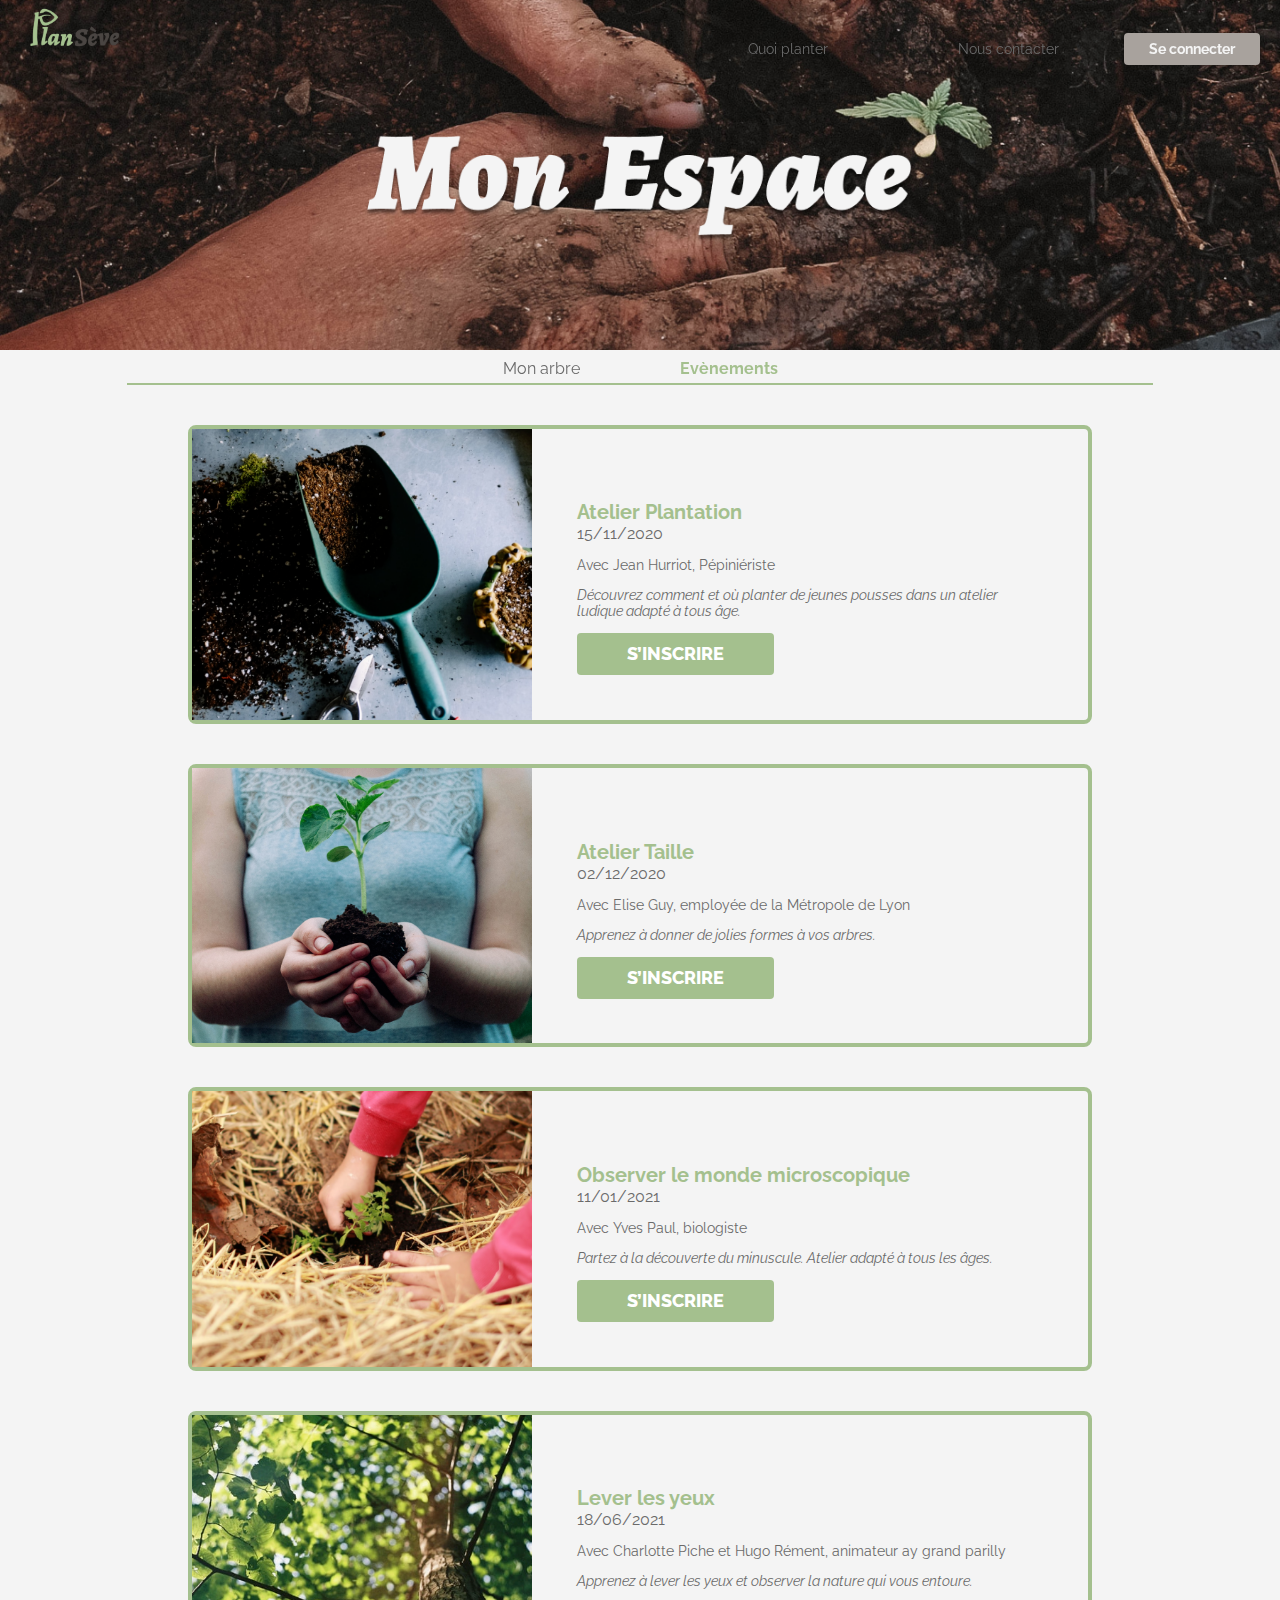
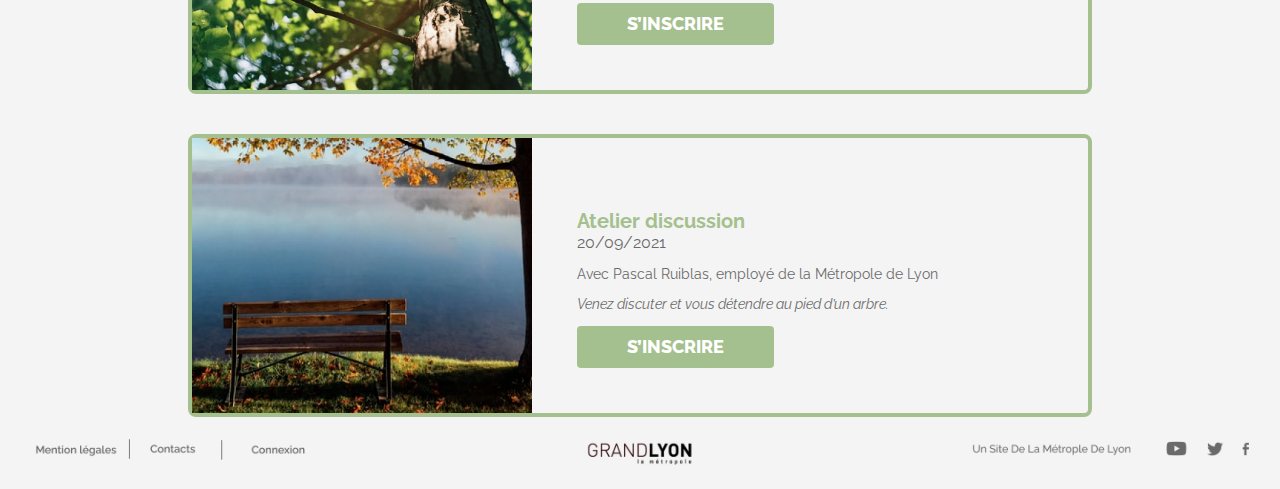
<file: evenements.html>
<!DOCTYPE html>
<html>
<head>
    <meta name="viewport" content="width=device-width, initial-scale=1">
    <title>ArboriCoop > Evènements</title>
    <script type="text/javascript" src="js/include.js"></script>
    <link href="https://fonts.googleapis.com/css2?family=Alegreya:ital,wght@0,400;0,500;0,900;1,400&family=Raleway:ital,wght@0,100;0,200;0,300;0,400;0,500;0,600;0,700;0,800;0,900;1,100;1,200;1,300;1,400;1,500;1,600;1,700;1,800;1,900&display=swap" rel="stylesheet">
    <link href="https://fonts.googleapis.com/css2?family=Alegreya:ital,wght@0,400;0,500;0,700;0,800;0,900;1,400;1,500;1,700;1,800;1,900&display=swap" rel="stylesheet">
    <link href="css/arboricoop.css" rel="stylesheet">
</head>
<body>
    <style media="screen">
    .sep{
        margin: auto;
        width: 80% !important;
        border: 1px solid #A4C08E !important;
    }
    nav, .contentcentered{
        justify-content: center !important;
    }
    nav a{
        margin: 0 50px;
    }
    .wrap{
        margin: 0 auto;
        max-width:1000px;
    }
    </style>
    <nav style="margin: 0 20px;width: calc(100% - 40px);position:fixed; z-index:100000;display: block;">
        <a href="index.html">
                <div id="blocGaucheEnTete"></div>
        </a>
        <div id="blocDroitEnTete">
            <a href="monespace.html">
                <p id="connecter">Se connecter</p>
            </a>
            <p>
                <a href="#nousContacter">
                    Nous contacter
                </a>
            </p>
            <p>
                <a href="quoiplanter.html">
                    Quoi planter
                </a>
            </p>
        </div>
    </nav>
    <div class="content">
        <div data-include="htmlparts/monespace-header.html"></div>


        <div id="menu">
            <nav>
                <a href="monespace.html">Mon arbre</a>
                <a href="#" class="active">Evènements</a>
            </nav>
            <div class="sep"></div>
        </div>

        <!-- <div class="contentcentered">
            <p class="firstTxt">
                Votre Entreprise se mobilise dans la végétalisation vos espaces de travail pour améliorer votre qualité de vie. Participez à des événements
                pour en apprendre plus la biodiversité tout en étant acteur important de la révégétalisation.
            </p>
        </div>

        <div class="contentcentered">
            <div class="eventItem">
                <img src="img/image/illustration-pelle.png"/>
                <div class="eventText">
                    <h4>Cache Cache</h4>
                    05/01/2021
                    <p>Avec Jean Hurriot, Employé de la Métropole de Lyon</p>
                    <p><em>Découvrez comment et où planter de jeunes pousses dans un atelier ludique
                        adapté à tous âge.</em></p>
                    <div data-include="htmlparts/bouton-inscrire.html"></div>
                </div>
            </div>
        </div> -->

        <!-- <div class="contentcentered">
            <div class="eventItem">
                <img src="img/image/illustration-pelle.png"/>
                <div class="eventText">
                    <h4>Atelier Pierre à l’édifice</h4>
                    17/11/2020
                    <p>Avec Eric Dectu, Pépiniériste</p>
                    <p><em>Découvrez comment et où planter de jeunes pousses dans un atelier ludique
                        adapté à tous âge.</em></p>
                    <div data-include="htmlparts/bouton-inscrire.html"></div>
                </div>
            </div>
        </div> -->

        <div class="contentcentered">
            <div class="eventItem">
                <img src="img/image/illustration-pelle.png"/>
                <div class="eventText">
                    <h4>Atelier Plantation</h4>
                    15/11/2020
                    <p>Avec Jean Hurriot, Pépiniériste</p>
                    <p><em>Découvrez comment et où planter de jeunes pousses dans un atelier ludique
                        adapté à tous âge.</em></p>
                    <div data-include="htmlparts/bouton-inscrire.html"></div>
                </div>
            </div>
        </div>

        <div class="contentcentered">
            <div class="eventItem">
                <img src="img/image/illustration-plante.png"/>
                <div class="eventText">
                    <h4>Atelier Taille</h4>
                        02/12/2020
                    <p>Avec Elise Guy, employée de la Métropole de Lyon</p>
                    <p><em>Apprenez à donner de jolies formes à vos arbres.</em></p>
                    <div data-include="htmlparts/bouton-inscrire.html"></div>
                </div>
            </div>
        </div>

        <div class="contentcentered">
            <div class="eventItem">
                <img src="img/image/illustration-paille.png"/>
                <div class="eventText">
                    <h4>Observer le monde microscopique</h4>
                        11/01/2021
                    <p>Avec Yves Paul, biologiste</p>
                    <p><em>Partez à la découverte du minuscule. Atelier adapté à tous les âges.</em></p>
                    <div data-include="htmlparts/bouton-inscrire.html"></div>
                </div>
            </div>
        </div>

        <div class="contentcentered">
            <div class="eventItem">
                <img src="img/image/illustration-arbre.png"/>
                <div class="eventText">
                    <h4>Lever les yeux</h4>
                        18/06/2021
                    <p>Avec Charlotte Piche et Hugo Rément, animateur ay grand parilly</p>
                    <p><em>Apprenez à lever les yeux et observer la nature qui vous entoure.</em></p>
                    <div data-include="htmlparts/bouton-inscrire.html"></div>
                </div>
            </div>
        </div>

        <div class="contentcentered">
            <div class="eventItem">
                <img src="img/image/illustration-lac.png"/>
                <div class="eventText">
                    <h4>Atelier discussion</h4>
                        20/09/2021
                    <p>Avec Pascal Ruiblas, employé de la Métropole de Lyon</p>
                    <p><em>Venez discuter et vous détendre au pied d’un arbre.</em></p>
                    <div data-include="htmlparts/bouton-inscrire.html"></div>
                </div>
            </div>
        </div>

    </div>

    <footer id="piedDePage">
    </footer>
</body>
<script
    src="https://code.jquery.com/jquery-3.5.1.min.js"
    integrity="sha256-9/aliU8dGd2tb6OSsuzixeV4y/faTqgFtohetphbbj0="
    crossorigin="anonymous"></script>

<script>
    $( document ).ready(function() {

    });
</script>
</html>
</file>
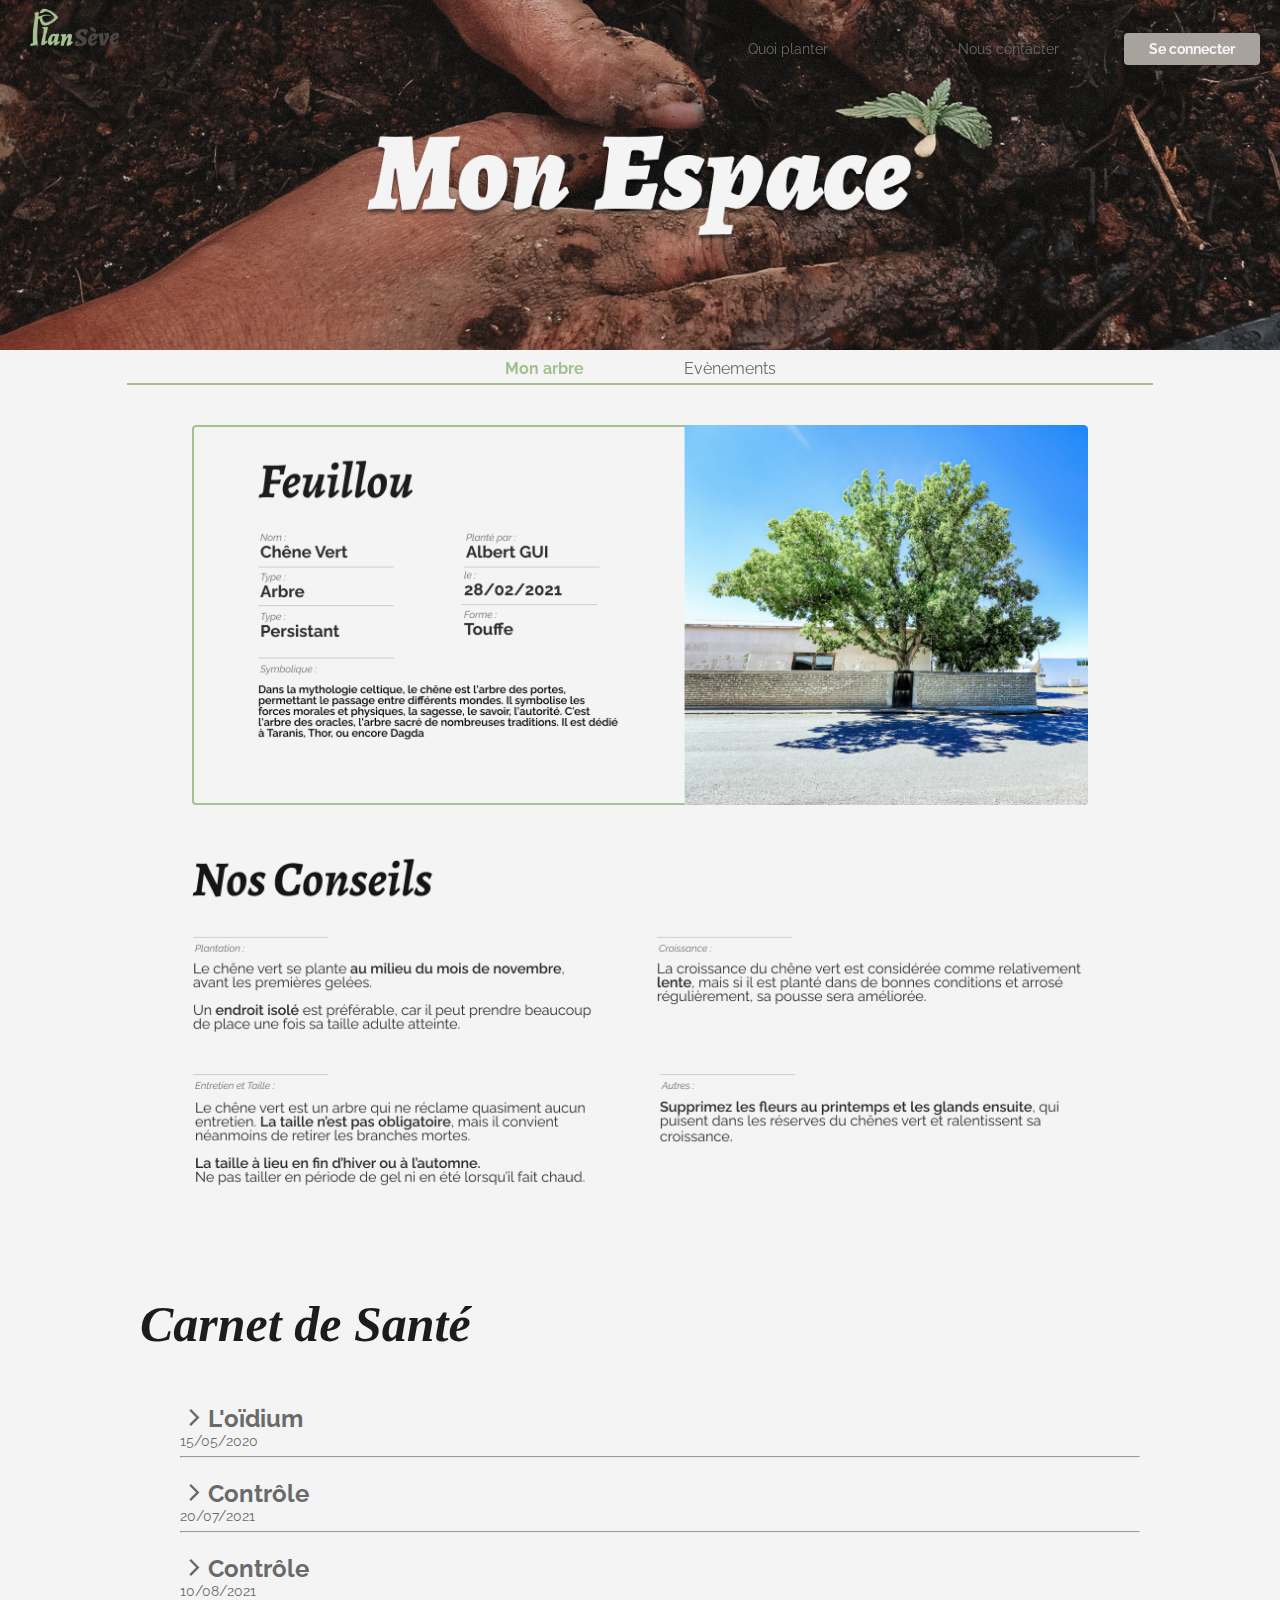
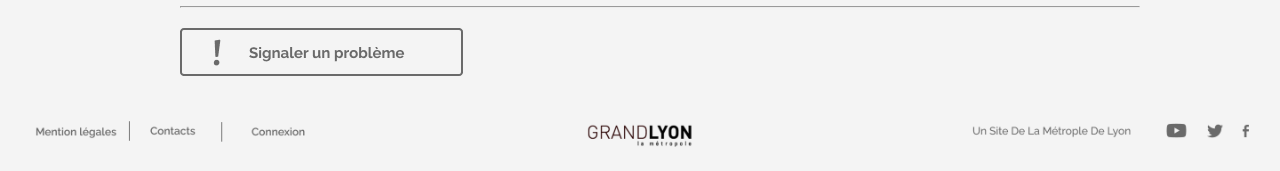
<file: monespace.html>
<!DOCTYPE html>
<html lang="fr">
<head>
    <meta charset="UTF-8">
    <meta name="viewport" content="width=device-width, initial-scale=1">
    <title>ArboriCoop > Mon Espace</title>
    <script type="text/javascript" src="js/include.js"></script>
    <link href="https://fonts.googleapis.com/css2?family=Alegreya:ital,wght@0,400;0,500;0,900;1,400&family=Raleway:ital,wght@0,100;0,200;0,300;0,400;0,500;0,600;0,700;0,800;0,900;1,100;1,200;1,300;1,400;1,500;1,600;1,700;1,800;1,900&display=swap" rel="stylesheet">
    <link href="https://fonts.googleapis.com/css2?family=Alegreya:ital,wght@0,400;0,500;0,700;0,800;0,900;1,400;1,500;1,700;1,800;1,900&display=swap" rel="stylesheet">
    <link href="css/arboricoop.css" rel="stylesheet">
</head>
<body>
    <style media="screen">
    .sep{
        margin: auto;
        width: 80% !important;
        border: 1px solid #A4C08E !important;
    }
    nav, .contentcentered{
        justify-content: center !important;
    }
    nav a{
        margin: 0 50px;
    }
    .wrap{
        margin: 0 auto;
        max-width:1000px;
    }
    </style>
    <nav style="margin: 0 20px;width: calc(100% - 40px);position:fixed; z-index:100000;display: block;">
        <a href="index.html">
                <div id="blocGaucheEnTete"></div>
        </a>
        <div id="blocDroitEnTete">
            <a href="monespace.html">
                <p id="connecter">Se connecter</p>
            </a>
            <p>
                <a href="#nousContacter">
                    Nous contacter
                </a>
            </p>
            <p>
                <a href="quoiplanter.html">
                    Quoi planter
                </a>
            </p>
        </div>
    </nav>
    <div class="content">

        <div data-include="htmlparts/monespace-header.html"></div>

        <div id="menu">
            <nav>
                <a href="#" class="active">Mon arbre</a>
                <a href="evenements.html">Evènements</a>
            </nav>
            <div class="sep"></div>
        </div>

        <div class="contentcentered">
            <img src="img/content/feuillou.png" width="70%"/>
        </div>

        <div class="contentcentered">
            <img src="img/content/conseils.png" width="70%"/>
        </div>
        <div class="wrap">
            <h3>Carnet de Santé</h3>
            <div class="accordion">
                <ul>
                    <li>
                        <div data-include="htmlparts/chevron.html"></div>
                        <b>L'oïdium</b><br/>
                        15/05/2020
                        <div id="detail1" class="detail contentcentered">
                            <img src="img/content/detail1.png" width="70%"/>
                        </div>
                        <hr/>
                    </li>
                    <li>
                        <div data-include="htmlparts/chevron.html"></div>
                        <b>Contrôle</b><br/>
                        20/07/2021
                        <div id="detail2" class="detail contentcentered"></div>
                        <hr/>
                    </li>
                    <li>
                        <div data-include="htmlparts/chevron.html"></div>
                        <b>Contrôle</b><br/>
                        10/08/2021
                        <div id="detail3" class="detail contentcentered"></div>
                        <hr/>
                    </li>
                    <li>
                        <img src="img/image/button-pb.png"/>
                        <div id="detail4" class="detail contentcentered">
                            <img src="img/content/signaler-form.png" width="100%"/>
                        </div>

                    </li>
                </ul>
            </div>
        </div>
    </div>

    <footer id="piedDePage">
    </footer>
</body>
<script
src="https://code.jquery.com/jquery-3.5.1.min.js"
integrity="sha256-9/aliU8dGd2tb6OSsuzixeV4y/faTqgFtohetphbbj0="
crossorigin="anonymous"></script>

<script>
$( document ).ready(function() {
    $('.detail').hide();
    $('.accordion li').on('click', function() {
        var id = $(this).find('div.detail').attr("id");
        // Fermer
        if ($('#'+id).hasClass("active")) {
            $('#'+id).removeClass("active").hide(300);
        } else {
            // ouvrir
            $('#'+id).addClass("active").show(300);
        }
        // Fermer tous les autres
        $('.detail').each(function(){
            if ($(this).attr("id") != id) {
                $(this).removeClass("active").hide(300);
            }
        });
    });
});
</script>
</html>
</file>
<file: css/arboricoop.css>
/* COULEURS */
:root {
    --color-vert: #A4C08E;
    --color-fond: #F4F4F4;
    --color-grey: #A8A29D;
    --color-black: #1B1C1B;
}

body{
    background-color: var(--color-fond);
    color:#6A6A6A;
    font-family: 'Raleway', sans-serif;
    margin: 0;
}

h4{
    color: var(--color-vert);
    font-size: 20px;
    margin-bottom: 0;
}

/* nav{
position: fixed;
width: 100%;
} */

h3{
    color: var(--color-vert);
    font-size: 50px;
    font-family: 'Alegrya';
    color: var(--color-black);
    font-style: italic;
}
p, li{
    font-size: 14px;
}
a{
    color: inherit;
    z-index: 110000;
    text-decoration: none;
}

#rejoignezNous{
    width: 45%;
}

main,
.wrap{
    max-width: 1200px;
    margin: 0 auto;
}

#quoiPlanterContenu h3{
    margin-bottom:0;
}

/*                                  PAGE ACCUEIL                                     */
/* EN-TÊTE */
#blocGaucheEnTete{
    float: left;
    background-image: url(../img/dessin/planseve.png);
    background-repeat: no-repeat;
    background-size: contain;
    margin: 5px;
    width: 100px;
    height: 50px;
}
#blocDroitEnTete p{
    float: right;
}

#connecter:hover{
    background-color: var(--color-vert);
}

#imageEnTete{
    clear: both;
    width: 100%;
    height: 350px;
    background-image: url("../img/image/banniere3.jpg");
    background-position: center;
    background-size: cover;
    margin-bottom: 15px;
}

/* BLOC COMPTEURS */
#blocNombres div{
    float: left;
    width: 26%;
    margin-left: 6%;
}
.compteur{
    font-size: xxx-large;
}
.blocCompteur span{
    float: left;
}
.iconeCompteur{
    height: 50px;
    width: 50px;
    background-position: center;
    background-size: cover;
    display: inline-block;
}
#iconeArbresPlantes{
    background-image: url("../img/dessin/arbre.png");
}
#iconeBailleurs{
    margin: 9px 5px;
    background-image: url("../img/dessin/bailleur.png");
}
#iconeEntreprises{
    height: 60px;
    width: 74px;
    margin: 6px 5px;
    background-image: url("../img/dessin/entreprise.png");
}
#imageCentrale{
    clear: both;
    width: 100%;
    height: 500px;
    background-image: url("../img/dessin/banniere2.png");
    background-position: center;
    background-size: contain;
    background-repeat: no-repeat;
}


#projetsRealises{
    margin-bottom: 600px;
}

#commentCaMarche{
    margin-bottom: 550px;
}
#avantages{
    margin-bottom: 400px;
}
#carteDeLyon{
    margin-bottom: 600px;
}

.blocPlanteAChoisir{
    width: calc(25% - 25px);
    height: calc(25vw - 25px);
    object-fit: cover;
    margin: 10px;
    transition: all ease .3s;
    border-radius: 4px;
}
.blocPlanteAChoisir:hover{
    background-color: var(--color-vert);
    filter: grayscale(1);
    cursor: pointer;
}

input{
        width: 89%;
}


/* COMMENT ÇA MARCHE */
.blocCommentCaMarche{
    float: left;
    width: 20%;
    margin-left: 5%;
}
.blocCommentCaMarche:nth-child(1){
    margin-left: 0px;
}
.iconeCommentCaMarche{
    height: 200px;
    width: 100%;
    background-repeat: no-repeat;
    background-position: center;
    background-size: contain;
    display: inline-block;
}
#imageMiseEnRelation{
    background-image: url("../img/dessin/relation.png");
}
#imagePlantation{
    background-image: url("../img/dessin/plantation.png");
}
#imageSuivi{
    background-image: url("../img/dessin/suivi.png");
}
#imageLabelisation{
    background-image: url("../img/dessin/label.png");
}

/* AVANTAGES */
#avantages{
    clear: both;
    position: relative;
    margin-top: 100px;
}
.blocAvantages{
    float: left;
    width: 14.5%;
    margin-left: 2%;
}
.blocAvantages p{
    text-align: center;
}


.blocAvantages:nth-child(1){
    margin-left: 0;

}

.imageAvantages{
    height: 150px;
    width: 100%;
    background-position: center;
    background-size: contain;
    background-repeat: no-repeat;
    display: inline-block;
}

#carousel{
    width:50%;
    height: 30px;
    background-repeat: no-repeat;
    margin-top: 50px;
    background-size: contain;
    background-image: url(../img/dessin/carousel.png);
}

#imageCO2{
    /* Image manquante */
    background-image: url("../img/dessin/co2.png");
}
#imageDiminutionChaleur{
    /* Image manquante */
    background-image: url("../img/dessin/moins.png");
}
#imageFoncier{
    /* Image manquante */
    background-image: url("../img/dessin/foncier2.png");
}
#imageCadreDeVie{
    /* Image manquante */
    background-image: url("../img/dessin/good.png");
}
#imageLienSocial{
    /* Image manquante */
    background-image: url("../img/dessin/lien.png");
}
#imageLabelSeve{
    background-image: url("../img/dessin/lab.png");
}

/* PROJETS RÉALISÉS */
#projetsRealises{
    clear: both;
}
#imageProjetsRealises{
    width: 50%;
    height: 400px;
    background-size: cover;
    border-radius: 4px;
    background-image: url("../img/image/mise.jpg");
    float: left;
    margin-right: 50px;
}
#blocDroitProjets{
    width: 45%;
    float: left;
}
#choixArbustes,
#choixArbres{
    display: flex;
    justify-content: center;
    font-size: 25px
}
#choixArbustes p,
#choixArbres p{
        margin-top: 10px;
    font-size: 23px;
    font-weight: bold;
}

 nav{
    margin: 0 30px;
}
 nav p:nth-child(2), nav p:nth-child(3){
    margin:  22px 15px 0 15px;
    transition: all ease .3s;
    cursor: pointer;
}
 nav p:nth-child(2):hover, nav p:nth-child(3):hover{
    color: var(--color-vert);
}
 nav p{
    transition: all ease .3s;

}
 nav p:nth-child(1):hover{
    transition: all ease .3s;

    background-color: var(--color-vert)
}

#boutonEnSavoirPlus{
    margin-left: 21px;
}

#boutonEnSavoirPlus,
#quoiPlanterBoutonParcourir,
#connecter
{
    background-color: var(--color-grey);
    display: inline;
    padding: 8px 25px;
    border-radius:4px;
    color: var(--color-fond);
    font-weight: bold;
    transition: all ease .3s;;
    cursor: pointer;
}
.boutonCarroussel{
    float: left;
}
/* CARTE DE LYON */
#carteDeLyon{
    clear: both;
}
#imageNiveau1{
    background-image: url("../img/dessin/niveau1.png");
}
#imageNiveau2{
    background-image: url("../img/dessin/niveau2.png");
}
#imageNiveau3{
    background-image: url("../img/dessin/niveau3.png");
}

.imageNiveau{
    background-size: contain;
    height: 50px;
    width: 50px;
    background-position: center;
    background-repeat: no-repeat;
}
#contenuDescription,
#labelImage{
    float: left;
    height: 300px;
    background-image: url(../img/dessin/labelEcrire.png);
    background-size: contain;
    background-repeat: no-repeat;
    width: 18%;
}
#carteInteractive{
    float: right;
    /* pointer-events: none; */
    width: 80%;
    height: 500px;
}

#quoiPlanterContenu h3{
    color: var(--color-fond);
}

#descriptionProjetRealise h4{
    font-size:40px;
}

td p{
    margin-bottom: 2px;
}

/* <<<<<<< Updated upstream */
#compteurNombreArbresPlantes,
#compteurNombreBailleurs,
#compteurNombreEntreprises{
    font-family: 'Alegreya', serif;
    font-weight:900;
    color:var(--color-vert)
}
#nombreArbresPlantes p:nth-child(1),
#nombreBailleurs p:nth-child(1),
#nombreEntreprises p:nth-child(1){
    font-weight:900;
    font-size: 25px;
    margin-bottom: 0;
    margin-top: 10px;
}



#nombreArbresPlantes p:nth-child(2),
#nombreBailleurs p:nth-child(2),
#nombreEntreprises p:nth-child(2){
    margin-top: 0;
    font-size: 10px;
}


#compteurNombreArbresPlantes{

}
/* >>>>>>> Stashed changes */

/* QUOI PLANTER */
#quoiPlanter{
    color: var(--color-fond);
    clear: both;
    width: 100%;
    height: 450px;
    background-position: center;
    background-size: cover;
    background-image: url("../img/image/planter.png");
}
#quoiPlanterContenu{
    width: 27%;
    margin-left: 70%;
    padding-top: 50px;
}
#quoiPlanterBoutonParcourir{
    color: white;
}
/* NOUS CONTACTER */
#blocFormulaireContact{
    float: left;
}
#blocPhotoFormulaireContact{
    float: right;
    width: 50%;
    height: 500px;
    background-position: center;
    background-size: cover;
    border-radius: 4px;
    background-image: url("../img/image/groupe.png");
}
/* FOOTER */
footer{
    clear: both;
}
footer div{
    float: left;
}
textarea{
        width: 94%;
    height: 58px;
    resize: none;
}
#piedDePageCentre{
    margin-left: 25%;
}
#piedDePageDroite{
    margin-left: 25%;
}
#piedDePage{
    width: 100%;
    height: 72px;
    background-repeat: no-repeat;
    background-size: contain;
    background-image: url(../img/dessin/Footer2.png);
}


/*                              PAGE QUOI PLANTER                       */
#cadreGeneral{
    clear: both;
    border: 2px solid var(--color-vert);
}
#categories div{
    cursor: pointer;
    float: left;
    height: 42px;
    width: 50% ;
    border-bottom: var(--color-vert) solid 2px;
    text-align: center;
    /* border: var(--color-vert) solid 2px; */
}
#presentationPlante{
    display: none;
}
</file>
